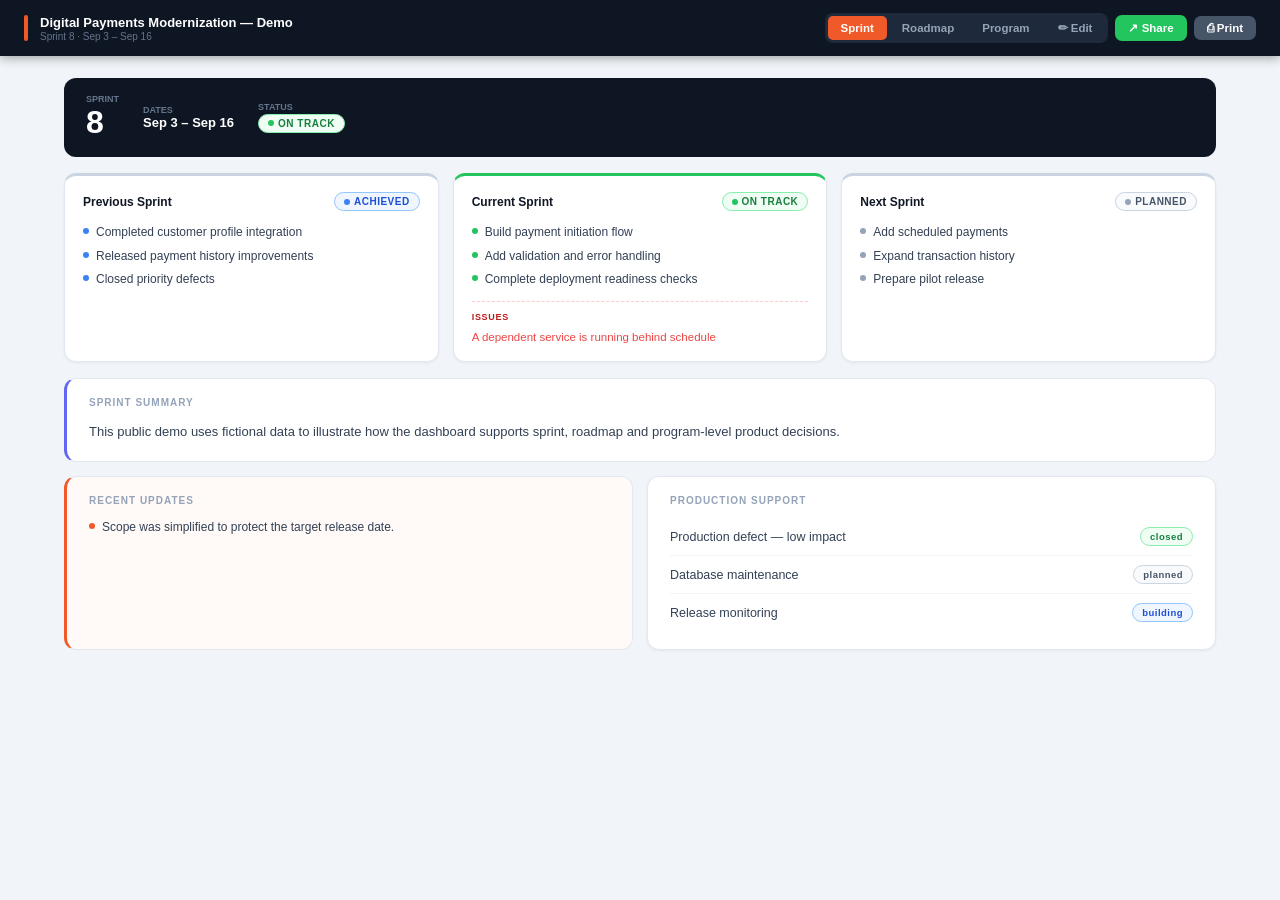
<file: index.html>
<!DOCTYPE html>
<html lang="en">
<head>
<meta charset="UTF-8">
<title>Executive Dashboard</title>
<style>
:root{--navy:#0f1623;--orange:#f05a28;--slate:#334155;--muted:#64748b;--border:#e2e8f0;--bg:#f1f5f9;--card:#fff;--green:#22c55e;--blue:#3b82f6;--amber:#f59e0b;--red:#ef4444;--purple:#6366f1;}
*{box-sizing:border-box;margin:0;padding:0;}
body{font-family:'Segoe UI',Arial,sans-serif;background:var(--bg);color:var(--navy);min-height:100vh;}
#hdr{background:var(--navy);padding:0 24px;position:sticky;top:0;z-index:100;box-shadow:0 2px 10px rgba(0,0,0,.35);display:flex;align-items:center;justify-content:space-between;height:56px;}
#hdr-left{display:flex;align-items:center;gap:12px;}
#accent{width:4px;height:26px;background:var(--orange);border-radius:2px;}
#pname{font-size:13px;font-weight:800;color:#fff;}
#psub{font-size:10px;color:#64748b;margin-top:1px;}
.tab-grp{display:flex;background:#1e293b;border-radius:8px;padding:3px;gap:2px;}
.tb{padding:5px 13px;border-radius:5px;border:none;background:transparent;color:#94a3b8;font-size:11.5px;font-weight:700;cursor:pointer;transition:all .2s;}
.tb.on{background:var(--orange);color:#fff;}
.abtn{padding:6px 13px;border-radius:7px;border:none;font-size:11.5px;font-weight:700;cursor:pointer;color:#fff;}
.abtn:hover{opacity:.85;}
#content{padding:22px 24px;max-width:1200px;margin:0 auto;}
.view{display:none;}.view.on{display:block;}
.card{background:var(--card);border-radius:12px;border:1px solid var(--border);padding:18px 22px;box-shadow:0 1px 3px rgba(0,0,0,.06);margin-bottom:16px;}
.slbl{font-size:10px;font-weight:800;letter-spacing:.1em;color:#94a3b8;text-transform:uppercase;margin-bottom:12px;}
.stitle{font-size:13px;font-weight:800;color:var(--orange);margin-bottom:14px;}
.badge{display:inline-flex;align-items:center;gap:4px;padding:3px 9px;border-radius:20px;font-size:10px;font-weight:800;letter-spacing:.05em;}
.bdot{width:6px;height:6px;border-radius:50%;}
.b-achieved{background:#eff6ff;border:1px solid #93c5fd;color:#1d4ed8;}.b-achieved .bdot{background:#3b82f6;}
.b-on-track{background:#f0fdf4;border:1px solid #86efac;color:#15803d;}.b-on-track .bdot{background:#22c55e;}
.b-at-risk{background:#fffbeb;border:1px solid #fcd34d;color:#b45309;}.b-at-risk .bdot{background:#f59e0b;}
.b-behind{background:#fef2f2;border:1px solid #fca5a5;color:#b91c1c;}.b-behind .bdot{background:#ef4444;}
.b-impacted{background:#fff7ed;border:1px solid #fed7aa;color:#c2410c;}.b-impacted .bdot{background:#f97316;}
.b-planned{background:#f8fafc;border:1px solid #cbd5e1;color:#475569;}.b-planned .bdot{background:#94a3b8;}
.prod-card{background:#fff;border-radius:12px;border:1px solid var(--border);padding:18px 22px;box-shadow:0 1px 3px rgba(0,0,0,.06);margin-bottom:0;}
.prod-item{display:flex;align-items:center;justify-content:space-between;padding:9px 0;border-bottom:1px solid #f1f5f9;}
.prod-item:last-child{border-bottom:none;}
.prod-name{font-size:12.5px;color:var(--slate);flex:1;}
.ps-badge{display:inline-flex;align-items:center;gap:4px;padding:3px 9px;border-radius:20px;font-size:9.5px;font-weight:800;letter-spacing:.05em;white-space:nowrap;}
.ps-planned{background:#f8fafc;border:1px solid #cbd5e1;color:#475569;}
.ps-building{background:#eff6ff;border:1px solid #93c5fd;color:#1d4ed8;}
.ps-testing{background:#faf5ff;border:1px solid #d8b4fe;color:#7c3aed;}
.ps-deploying{background:#fff7ed;border:1px solid #fed7aa;color:#c2410c;}
.ps-closed{background:#f0fdf4;border:1px solid #86efac;color:#15803d;}
.b-blocked{background:#fef2f2;border:1px solid #fca5a5;color:#b91c1c;}.b-blocked .bdot{background:#ef4444;}
.sprint-stats-bar{background:var(--navy);border-radius:12px;padding:16px 22px;margin-bottom:16px;display:flex;align-items:center;gap:24px;flex-wrap:wrap;}
.sprint-grid{display:grid;grid-template-columns:1fr 1fr 1fr;gap:14px;margin-bottom:16px;}
.sbox{background:#fff;border-radius:12px;border:1px solid var(--border);border-top-width:3px;padding:16px 18px;box-shadow:0 1px 3px rgba(0,0,0,.06);}
.sbhdr{display:flex;justify-content:space-between;align-items:center;margin-bottom:12px;}
.sblbl{font-size:12px;font-weight:700;color:var(--navy);}
.si{display:flex;gap:7px;align-items:flex-start;margin-bottom:5px;}
.sdot{width:6px;height:6px;border-radius:50%;margin-top:5px;flex-shrink:0;}
.stxt{font-size:12px;color:var(--slate);line-height:1.55;}
.iblk{margin-top:12px;padding-top:10px;border-top:1px dashed #fecaca;}
.ilbl{font-size:9px;font-weight:800;color:#b91c1c;letter-spacing:.08em;margin-bottom:7px;}
.itxt{font-size:11.5px;color:var(--red);line-height:1.4;}
.narrative-card{background:#fff;border:1px solid var(--border);border-left:3px solid var(--purple);border-radius:12px;padding:18px 22px;}
.ntxt{font-size:13px;color:var(--slate);line-height:1.78;}
.ntxt p{margin-bottom:12px;}.ntxt p:last-child{margin-bottom:0;}
.ntxt-empty{font-size:12px;color:#94a3b8;font-style:italic;line-height:1.6;}
.updates-card{background:#fff9f7;border:1px solid var(--border);border-left:3px solid var(--orange);border-radius:12px;padding:18px 22px;}
.gantt-wrap{overflow-x:auto;}.gantt-table{border-collapse:separate;border-spacing:0;font-size:11px;}.gantt-table th{background:#f8fafc;padding:4px 2px;text-align:center;font-weight:700;border-top:1px solid var(--border);border-right:1px solid var(--border);border-bottom:1px solid var(--border);position:relative;vertical-align:bottom;padding-bottom:5px;}.gantt-table tr th:first-child,.gantt-table tr td:first-child{border-left:1px solid var(--border);}.gantt-table th.month-th{background:#e8ecf2;font-size:10px;font-weight:800;color:var(--navy);letter-spacing:.03em;text-align:center;padding:5px 4px;}.snum{font-size:10px;font-weight:800;color:var(--navy);display:block;}.sdate{font-size:7.5px;font-weight:500;color:var(--muted);display:block;margin-top:1px;}.g-cat{font-weight:800;color:var(--navy);font-size:11px;background:#f8fafc;text-align:right;padding:4px 10px;white-space:nowrap;border-right:1px solid var(--border);border-bottom:1px solid var(--border);position:relative;z-index:2;will-change:transform;}.g-feat{color:var(--slate);padding:4px 8px;white-space:nowrap;font-size:11px;border-right:1px solid var(--border);border-bottom:1px solid var(--border);position:relative;z-index:2;background:#fff;box-shadow:4px 0 8px -3px rgba(0,0,0,.12);will-change:transform;}.g-cell{background:#fafbfc;padding:2px;height:24px;border-right:1px solid var(--border);border-bottom:1px solid var(--border);}.g-th-cat{position:relative;z-index:3;background:#f8fafc;min-width:90px;text-align:right;padding:5px 8px;border-right:1px solid var(--border);border-bottom:1px solid var(--border);will-change:transform;}.g-th-feat{position:relative;z-index:3;background:#f8fafc;min-width:120px;text-align:left;padding:5px 8px;border-right:1px solid var(--border);border-bottom:1px solid var(--border);box-shadow:4px 0 8px -3px rgba(0,0,0,.12);will-change:transform;}.gbar{height:100%;border-radius:3px;}.today-th{background:#fef2f2!important;}.today-th .snum{color:#ef4444!important;font-weight:900!important;}.gantt-controls{display:flex;justify-content:space-between;align-items:center;margin-bottom:10px;flex-wrap:wrap;gap:8px;}.today-chip{font-size:11px;font-weight:700;color:#ef4444;background:#fef2f2;padding:3px 10px;border-radius:6px;border:1px solid #fecaca;}.zoom-control{display:flex;align-items:center;gap:8px;font-size:11px;color:var(--muted);}.zoom-control input[type=range]{width:80px;cursor:pointer;}.gantt-legend{display:flex;gap:12px;flex-wrap:wrap;align-items:center;margin-top:10px;}.gl-item{display:flex;align-items:center;gap:5px;font-size:10px;color:var(--muted);}.gl-dot{width:14px;height:8px;border-radius:3px;}.prog-grid-bot{display:grid;grid-template-columns:1fr 1fr;gap:14px;margin-bottom:16px;}.risk-dep-item{display:flex;gap:8px;align-items:flex-start;padding:9px 12px;border-radius:8px;border:1px solid;margin-bottom:8px;}.risk-item-r{background:#fef2f2;border-color:#fecaca;}.risk-item-d{background:#eff6ff;border-color:#93c5fd;}.ri-lbl{font-size:9px;font-weight:800;padding:2px 7px;border-radius:4px;flex-shrink:0;letter-spacing:.05em;}.ri-lbl-r{color:#b91c1c;background:#fca5a5;}.ri-lbl-d{color:#1d4ed8;background:#bfdbfe;}.ri-text{font-size:12.5px;color:var(--slate);line-height:1.5;}.govrow{margin-bottom:12px;}.grhdr{display:flex;justify-content:space-between;margin-bottom:4px;}.grname{font-size:12px;font-weight:700;color:var(--navy);}.bartrack{height:6px;background:#e2e8f0;border-radius:3px;overflow:hidden;}.barfill{height:100%;border-radius:3px;}.grlog{font-size:10px;color:var(--muted);margin-top:3px;}.relrow{display:flex;gap:10px;margin-bottom:9px;}.relmon{font-size:12px;font-weight:800;color:var(--orange);min-width:55px;}.reldesc{font-size:12px;color:var(--slate);line-height:1.5;}.ms-unified{position:relative;padding:28px 0 16px;overflow-x:auto;}.ms-line{position:absolute;top:42px;left:0;right:0;height:2px;background:var(--border);}.ms-nodes{display:flex;justify-content:space-around;position:relative;z-index:1;min-width:500px;}.ms-node{display:flex;flex-direction:column;align-items:center;flex:1;gap:6px;}.ms-marker-main{width:48px;height:48px;border-radius:50%;display:flex;align-items:center;justify-content:center;border:3px solid #fff;font-weight:900;font-size:11px;color:#fff;text-align:center;line-height:1.2;flex-shrink:0;}.ms-marker-cert{width:20px;height:20px;transform:rotate(45deg);border:2px solid #fff;flex-shrink:0;margin:14px 0;}.ms-marker-golive{width:26px;height:26px;clip-path:polygon(50% 0%,61% 35%,98% 35%,68% 57%,79% 91%,50% 70%,21% 91%,32% 57%,2% 35%,39% 35%);flex-shrink:0;margin:11px 0;}.ms-info{text-align:center;}.ms-name{font-size:11px;font-weight:800;color:var(--navy);}.ms-period{font-size:9px;color:var(--muted);margin-top:1px;}.ms-status{font-size:9px;font-weight:800;text-transform:uppercase;letter-spacing:.05em;margin-top:2px;}.ms-type-label{font-size:8px;font-weight:700;letter-spacing:.08em;color:#94a3b8;text-transform:uppercase;margin-top:2px;}.efield{margin-bottom:13px;}.elbl{display:block;font-size:10px;font-weight:700;color:#475569;margin-bottom:4px;letter-spacing:.05em;text-transform:uppercase;}.ehint{font-size:9px;color:#94a3b8;margin-bottom:3px;}input[type=text],input[type=number],textarea,select{width:100%;padding:7px 11px;border-radius:7px;border:1px solid var(--border);font-size:12.5px;color:var(--navy);outline:none;background:#fafbfc;font-family:inherit;}input:focus,textarea:focus,select:focus{border-color:#93c5fd;}textarea{resize:vertical;line-height:1.5;}.erow{display:flex;gap:14px;}.erow>*{flex:1;}.seb{margin-bottom:18px;padding-bottom:18px;border-bottom:1px solid var(--border);}.seb:last-child{border-bottom:none;margin-bottom:0;padding-bottom:0;}.sebtitle{font-size:12px;font-weight:800;color:var(--navy);margin-bottom:10px;}.rmbtn{padding:0 10px;height:34px;background:#f8fafc;border:1px solid var(--border);border-radius:7px;color:#94a3b8;cursor:pointer;font-size:15px;flex-shrink:0;}.addbtn{font-size:11px;background:none;border-style:dashed;padding:5px 12px;border-radius:7px;cursor:pointer;font-weight:600;margin-top:3px;}.add-r{color:var(--red);border-color:#fca5a5;}.add-b{color:var(--blue);border-color:#93c5fd;}.add-p{color:var(--purple);border-color:#a5b4fc;}.add-a{color:var(--amber);border-color:#fcd34d;}.add-g{color:var(--green);border-color:#86efac;}.govrow-e{display:flex;gap:8px;margin-bottom:9px;align-items:center;}.govrow-e .ni{width:75px;flex-shrink:0;}.pctlbl{font-size:12px;font-weight:700;min-width:32px;color:var(--navy);}.msrow-e{display:flex;gap:7px;margin-bottom:7px;align-items:center;}.gtrack-block{margin-bottom:12px;padding:12px;background:#f8fafc;border-radius:8px;border:1px solid var(--border);}.gtrack-hdr{display:flex;justify-content:space-between;align-items:center;margin-bottom:8px;}.gfeat-row{display:flex;gap:5px;margin-bottom:6px;align-items:center;}.gfeat-row .fw{flex:1;min-width:0;}.rdrow-e{display:flex;gap:7px;margin-bottom:7px;align-items:center;}.rdrow-e input{flex:1;}.rdrow-e .type-sel{width:90px;flex-shrink:0;}#toast{position:fixed;bottom:22px;right:22px;background:var(--navy);color:#fff;padding:11px 18px;border-radius:9px;font-size:12px;font-weight:600;box-shadow:0 4px 20px rgba(0,0,0,.3);border:1px solid #334155;z-index:999;opacity:0;transition:opacity .3s;pointer-events:none;}#toast.show{opacity:1;}@media print{#hdr{display:none;}body{background:#fff;}}
</style>
</head>
<body>
<div id="hdr"><div id="hdr-left"><div id="accent"></div><div><div id="pname"></div><div id="psub"></div></div></div><div style="display:flex;gap:7px;align-items:center"><div class="tab-grp"><button class="tb on" onclick="switchTab('sprint')">Sprint</button><button class="tb" onclick="switchTab('roadmap')">Roadmap</button><button class="tb" onclick="switchTab('program')">Program</button><button class="tb" onclick="switchTab('edit')">✏ Edit</button></div><button class="abtn" style="background:var(--green)" onclick="shareExport()">↗ Share</button><button class="abtn" style="background:#475569" onclick="window.print()">⎙ Print</button></div></div>
<div id="content"><div id="v-sprint" class="view on"><div class="sprint-stats-bar" id="stats-bar"></div><div class="sprint-grid" id="sg"></div><div class="narrative-card" id="ncard" style="margin-bottom:14px"><div class="slbl">Sprint Summary</div><div id="ncont"></div></div><div style="display:grid;grid-template-columns:1fr 1fr;gap:14px;margin-bottom:14px"><div class="updates-card"><div class="slbl">Recent Updates</div><div id="ucont"></div></div><div class="prod-card"><div class="slbl">Production Support</div><div id="prod-v"></div></div></div></div><div id="v-roadmap" class="view"><div class="card"><div class="slbl">Roadmap Timeline — 2-Week Sprints</div><div class="gantt-controls"><div id="gantt-today-info"></div><div class="zoom-control"><span>Zoom</span><input type="range" id="gantt-zoom" min="16" max="52" value="36" oninput="document.getElementById('gantt-zoom-val').textContent=this.value+'px';renderGantt()"><span id="gantt-zoom-val">36px</span></div></div><div class="gantt-wrap" id="gantt-wrap"><table class="gantt-table" id="gtable"></table></div><div id="gantt-legend" class="gantt-legend"></div></div></div><div id="v-program" class="view"><div class="card"><div class="slbl">Program Milestones</div><div id="ms-v"></div></div><div class="card" style="margin-bottom:16px"><div class="slbl">Risks &amp; Dependencies</div><div id="rd-v"></div></div><div class="prog-grid-bot"><div class="card"><div class="slbl">Upcoming Releases</div><div id="rels-v"></div></div><div class="card"><div class="slbl">Project Governance</div><div id="gov-v"></div></div></div></div><div id="v-edit" class="view"><div class="card"><div class="stitle">📋 Project Info</div><div class="erow"><div class="efield" style="flex:2"><label class="elbl">Project Name</label><input type="text" id="f-pname"></div><div class="efield" style="flex:1"><label class="elbl">Current Sprint #</label><input type="text" id="f-sprint"></div></div></div><div class="card"><div class="stitle">🏃 Sprint Narrative</div><div id="sprint-fields"></div><div class="efield" style="margin-top:10px"><label class="elbl">Production Support</label><div id="prodsup-e"></div><div style="display:flex;gap:8px;margin-top:4px"><button class="addbtn add-b" onclick="addProdSup()">+ Add Item</button></div></div><div class="efield"><label class="elbl">Recent Updates</label><div class="ehint">One per line</div><textarea id="f-updates" rows="2"></textarea></div><div class="efield"><label class="elbl">Narrative</label><textarea id="f-narrative" rows="5"></textarea></div></div><div class="card"><div class="stitle">⚠️ Risks &amp; Dependencies</div><div id="rd-e"></div><div style="display:flex;gap:8px;margin-top:6px"><button class="addbtn add-r" onclick="addRD('risk')">+ Add Risk</button><button class="addbtn add-b" onclick="addRD('dep')">+ Add Dependency</button></div></div><div class="card"><div class="stitle">📊 Project Governance</div><div id="gov-e"></div></div><div class="card"><div class="stitle">🗓️ Upcoming Releases</div><div id="rels-e"></div><button class="addbtn add-b" onclick="addRelease()">+ Add Release</button></div><div class="card"><div class="stitle">🗺️ Program Milestones</div><div id="ms-e"></div></div><div class="card"><div class="stitle">📅 Roadmap Config</div><div class="erow"><div class="efield"><label class="elbl">Sprint 1 Start Date</label><input type="text" id="f-sprint1date"></div><div class="efield"><label class="elbl">First Sprint to Show</label><input type="number" id="f-firstsprint"></div><div class="efield"><label class="elbl">Number of Sprints</label><input type="number" id="f-sprintcount"></div></div><div id="tracks-e"></div></div></div></div><div id="toast"></div>
<script>
const GANTT_C={actual:'#2563eb','on-track':'#22c55e','at-risk':'#f59e0b',blocked:'#ef4444',planned:'#94a3b8',adjustment:'#93c5fd',behind:'#ef4444'};const STOP={achieved:'#3b82f6','on-track':'#22c55e','at-risk':'#f59e0b',blocked:'#ef4444',planned:'#94a3b8',behind:'#ef4444',impacted:'#f97316'};const MSC={'on-track':'#22c55e','at-risk':'#f59e0b',behind:'#ef4444',planned:'#94a3b8'};const MSL={'on-track':'On Track','at-risk':'At Risk',behind:'Behind',planned:'Planned'};function badge(s){const m={achieved:'Achieved','on-track':'On Track','at-risk':'At Risk',blocked:'Blocked',planned:'Planned',behind:'Behind',impacted:'Impacted'};return `<span class="badge b-${s}"><span class="bdot"></span>${(m[s]||s).toUpperCase()}</span>`}function lines(s){return(s||'').split('\n').map(x=>x.trim()).filter(Boolean)}function escQ(s){return String(s||'').replace(/"/g,'&quot;').replace(/</g,'&lt;')}
const DEF={projectName:'Digital Payments Modernization — Demo',sprintNumber:'8',previous:{status:'achieved',items:'Completed customer profile integration\nReleased payment history improvements\nClosed priority defects',issues:''},current:{status:'on-track',items:'Build payment initiation flow\nAdd validation and error handling\nComplete deployment readiness checks',issues:'A dependent service is running behind schedule'},next:{status:'planned',items:'Add scheduled payments\nExpand transaction history\nPrepare pilot release',issues:''},recentUpdates:'Scope was simplified to protect the target release date.',narrative:'This public demo uses fictional data to illustrate how the dashboard supports sprint, roadmap and program-level product decisions.',risksDeps:[{text:'Dependency on an upstream service could affect the release sequence.',type:'dep'},{text:'Late scope changes may require rework.',type:'risk'}],governance:[{name:'Privacy Review',progress:100,gstatus:'on-track',log:'Completed'},{name:'Architecture',progress:80,gstatus:'on-track',log:'Final review in progress'},{name:'Operational Readiness',progress:55,gstatus:'on-track',log:'Evidence being prepared'},{name:'Budget',progress:75,gstatus:'on-track',log:'Tracking within plan'}],prodSupport:[{name:'Production defect — low impact',status:'closed'},{name:'Database maintenance',status:'planned'},{name:'Release monitoring',status:'building'}],releases:[{month:'October',description:'Pilot release'},{month:'November',description:'Customer rollout'},{month:'December',description:'Optimization release'}],milestones:[{name:'MVP',type:'main',status:'on-track',period:'Q4'},{name:'Pilot',type:'cert',status:'planned',period:'Q4'},{name:'Release',type:'main',status:'planned',period:'Q4'},{name:'Go Live',type:'go-live',status:'planned',period:'Q4'}],roadmap:{sprint1Date:'2026-05-28',firstSprint:5,sprintCount:12,tracks:[{category:'Payments',features:[{name:'Initiate Payment',start:5,end:8,status:'actual',progress:100},{name:'Validation',start:7,end:9,status:'on-track',progress:65},{name:'Scheduled Payments',start:9,end:12,status:'planned',progress:0}]},{category:'Experience',features:[{name:'Transaction History',start:6,end:9,status:'on-track',progress:70},{name:'Notifications',start:9,end:11,status:'planned',progress:0}]},{category:'Platform',features:[{name:'Observability',start:7,end:10,status:'on-track',progress:45},{name:'Release Automation',start:9,end:12,status:'planned',progress:0}]}]}};
let D={};function load(){try{const s=localStorage.getItem('executive_dashboard_public_v1');D=s?JSON.parse(s):JSON.parse(JSON.stringify(DEF))}catch(e){D=JSON.parse(JSON.stringify(DEF))}}function save(){try{localStorage.setItem('executive_dashboard_public_v1',JSON.stringify(D))}catch(e){}}function sprintStart(n){const rd=D.roadmap||{};if(!rd.sprint1Date)return null;const base=new Date(rd.sprint1Date+'T12:00:00');if(isNaN(base))return null;return new Date(base.getTime()+(n-1)*14*86400000)}function sprintEnd(n){const s=sprintStart(n);return s?new Date(s.getTime()+13*86400000):null}function fmtDate(d){return d?d.toLocaleDateString('en-CA',{month:'short',day:'numeric'}):''}function currentSprint(){const rd=D.roadmap||{};if(!rd.sprint1Date)return null;const base=new Date(rd.sprint1Date+'T12:00:00');if(isNaN(base))return null;const days=Math.floor((new Date()-base)/86400000);return days<0?null:1+Math.floor(days/14)}function sprintDayProgress(){const rd=D.roadmap||{};if(!rd.sprint1Date)return 0;const base=new Date(rd.sprint1Date+'T12:00:00');return Math.floor((new Date()-base)/86400000)%14}function renderHdr(){document.getElementById('pname').textContent=D.projectName||'';const n=parseInt(D.sprintNumber)||'?';const s=sprintStart(n),e=sprintEnd(n);document.getElementById('psub').textContent=`Sprint ${D.sprintNumber} · ${s&&e?`${fmtDate(s)} – ${fmtDate(e)}`:'Demo timeline'}`}function renderSprint(){const n=parseInt(D.sprintNumber)||1,s=sprintStart(n),e=sprintEnd(n),cs=currentSprint(),day=sprintDayProgress(),st=D.current?.status||'planned',c=STOP[st]||'#94a3b8';document.getElementById('stats-bar').innerHTML=`<div><div style="font-size:9px;font-weight:800;color:#64748b;text-transform:uppercase">Sprint</div><div style="font-size:32px;font-weight:900;color:#fff">${D.sprintNumber||'?'}</div></div><div><div style="font-size:9px;font-weight:800;color:#64748b;text-transform:uppercase">Dates</div><div style="font-size:13px;font-weight:700;color:#fff">${s&&e?`${fmtDate(s)} – ${fmtDate(e)}`:'Demo timeline'}</div></div><div><div style="font-size:9px;font-weight:800;color:#64748b;text-transform:uppercase">Status</div>${badge(st)}</div>`;const ss=[{k:'previous',l:'Previous Sprint'},{k:'current',l:'Current Sprint'},{k:'next',l:'Next Sprint'}];document.getElementById('sg').innerHTML=ss.map(x=>{const sp=D[x.k]||{},dot=STOP[sp.status]||'#94a3b8';return `<div class="sbox" style="border-top-color:${x.k==='current'?'#22c55e':'#cbd5e1'}"><div class="sbhdr"><span class="sblbl">${x.l}</span>${badge(sp.status)}</div>${lines(sp.items).map(i=>`<div class="si"><div class="sdot" style="background:${dot}"></div><div class="stxt">${i}</div></div>`).join('')}${lines(sp.issues).length?`<div class="iblk"><div class="ilbl">ISSUES</div>${lines(sp.issues).map(i=>`<div class="itxt">${i}</div>`).join('')}</div>`:''}</div>`}).join('');document.getElementById('ncont').innerHTML=D.narrative?`<div class="ntxt"><p>${D.narrative}</p></div>`:'<div class="ntxt-empty">No summary yet.</div>';document.getElementById('ucont').innerHTML=lines(D.recentUpdates).map(u=>`<div class="si"><div class="sdot" style="background:var(--orange)"></div><div class="stxt">${u}</div></div>`).join('');document.getElementById('prod-v').innerHTML=(D.prodSupport||[]).map(p=>`<div class="prod-item"><span class="prod-name">${p.name}</span><span class="ps-badge ps-${p.status}">${p.status}</span></div>`).join('')}
function renderGantt(){const rd=D.roadmap||{},first=parseInt(rd.firstSprint)||1,count=parseInt(rd.sprintCount)||12,sprints=Array.from({length:count},(_,i)=>first+i);let h='<thead><tr><th class="g-th-cat">Category</th><th class="g-th-feat">Feature</th>'+sprints.map(sn=>`<th><span class="snum">S${sn}</span></th>`).join('')+'</tr></thead><tbody>';for(const t of rd.tracks||[]){(t.features||[]).forEach((f,fi)=>{h+=`<tr>${fi===0?`<td class="g-cat" rowspan="${t.features.length}">${t.category}</td>`:''}<td class="g-feat">${f.name}</td>`+sprints.map(sn=>`<td class="g-cell">${sn>=f.start&&sn<=f.end?`<div class="gbar" style="background:${GANTT_C[f.status]||'#94a3b8'}"></div>`:''}</td>`).join('')+'</tr>'})}document.getElementById('gtable').innerHTML=h+'</tbody>';document.getElementById('gantt-legend').innerHTML='<div class="gl-item"><div class="gl-dot" style="background:#22c55e"></div>On track</div><div class="gl-item"><div class="gl-dot" style="background:#94a3b8"></div>Planned</div>'}
function renderProgram(){document.getElementById('ms-v').innerHTML=`<div class="ms-unified"><div class="ms-line"></div><div class="ms-nodes">${(D.milestones||[]).map(m=>`<div class="ms-node"><div class="ms-marker-main" style="background:${MSC[m.status]||'#94a3b8'}">${m.name}</div><div class="ms-info"><div class="ms-period">${m.period}</div><div class="ms-status">${MSL[m.status]||m.status}</div></div></div>`).join('')}</div></div>`;document.getElementById('rd-v').innerHTML=(D.risksDeps||[]).map(r=>`<div class="risk-dep-item ${r.type==='risk'?'risk-item-r':'risk-item-d'}"><span class="ri-lbl ${r.type==='risk'?'ri-lbl-r':'ri-lbl-d'}">${r.type==='risk'?'RISK':'DEP'}</span><span class="ri-text">${r.text}</span></div>`).join('');document.getElementById('rels-v').innerHTML=(D.releases||[]).map(r=>`<div class="relrow"><div class="relmon">${r.month}</div><div class="reldesc">${r.description}</div></div>`).join('');document.getElementById('gov-v').innerHTML=(D.governance||[]).map(g=>`<div class="govrow"><div class="grhdr"><span class="grname">${g.name}</span><span>${g.progress}%</span></div><div class="bartrack"><div class="barfill" style="width:${g.progress}%;background:#3b82f6"></div></div><div class="grlog">${g.log||''}</div></div>`).join('')}
function renderViews(){renderHdr();renderSprint();renderGantt();renderProgram()}function renderEdit(){document.getElementById('f-pname').value=D.projectName||'';document.getElementById('f-sprint').value=D.sprintNumber||'';document.getElementById('f-updates').value=D.recentUpdates||'';document.getElementById('f-narrative').value=D.narrative||'';document.getElementById('f-sprint1date').value=D.roadmap?.sprint1Date||'';document.getElementById('f-firstsprint').value=D.roadmap?.firstSprint||1;document.getElementById('f-sprintcount').value=D.roadmap?.sprintCount||12;document.getElementById('sprint-fields').innerHTML=['previous','current','next'].map(k=>`<div class="seb"><div class="sebtitle">${k}</div><textarea rows="4" data-sprint="${k}" data-field="items">${D[k]?.items||''}</textarea></div>`).join('');document.getElementById('prodsup-e').innerHTML='';document.getElementById('rd-e').innerHTML='';document.getElementById('gov-e').innerHTML='';document.getElementById('rels-e').innerHTML='';document.getElementById('ms-e').innerHTML='';document.getElementById('tracks-e').innerHTML=''}function switchTab(id){document.querySelectorAll('.view').forEach(v=>v.classList.remove('on'));document.querySelectorAll('.tb').forEach(b=>b.classList.remove('on'));document.getElementById('v-'+id).classList.add('on');event.currentTarget.classList.add('on');if(id==='edit')renderEdit()}document.addEventListener('input',e=>{if(e.target.id==='f-pname')D.projectName=e.target.value;if(e.target.id==='f-sprint')D.sprintNumber=e.target.value;if(e.target.id==='f-updates')D.recentUpdates=e.target.value;if(e.target.id==='f-narrative')D.narrative=e.target.value;if(e.target.dataset.sprint&&e.target.dataset.field)D[e.target.dataset.sprint][e.target.dataset.field]=e.target.value;save();renderViews()});function addProdSup(){}function addRD(){}function addRelease(){}function shareExport(){const html='<!doctype html><html><head><meta charset="utf-8"><title>Executive Dashboard</title></head><body style="font-family:Arial;padding:30px"><h1>'+D.projectName+'</h1><p>Public demo export</p></body></html>';const blob=new Blob([html],{type:'text/html'}),url=URL.createObjectURL(blob),a=document.createElement('a');a.href=url;a.download='executive-dashboard-demo.html';a.click();URL.revokeObjectURL(url);toast('📥 Dashboard exported')}function toast(msg){const t=document.getElementById('toast');t.textContent=msg;t.classList.add('show');setTimeout(()=>t.classList.remove('show'),2500)}load();renderViews();
</script>
</body>
</html>
</file>
